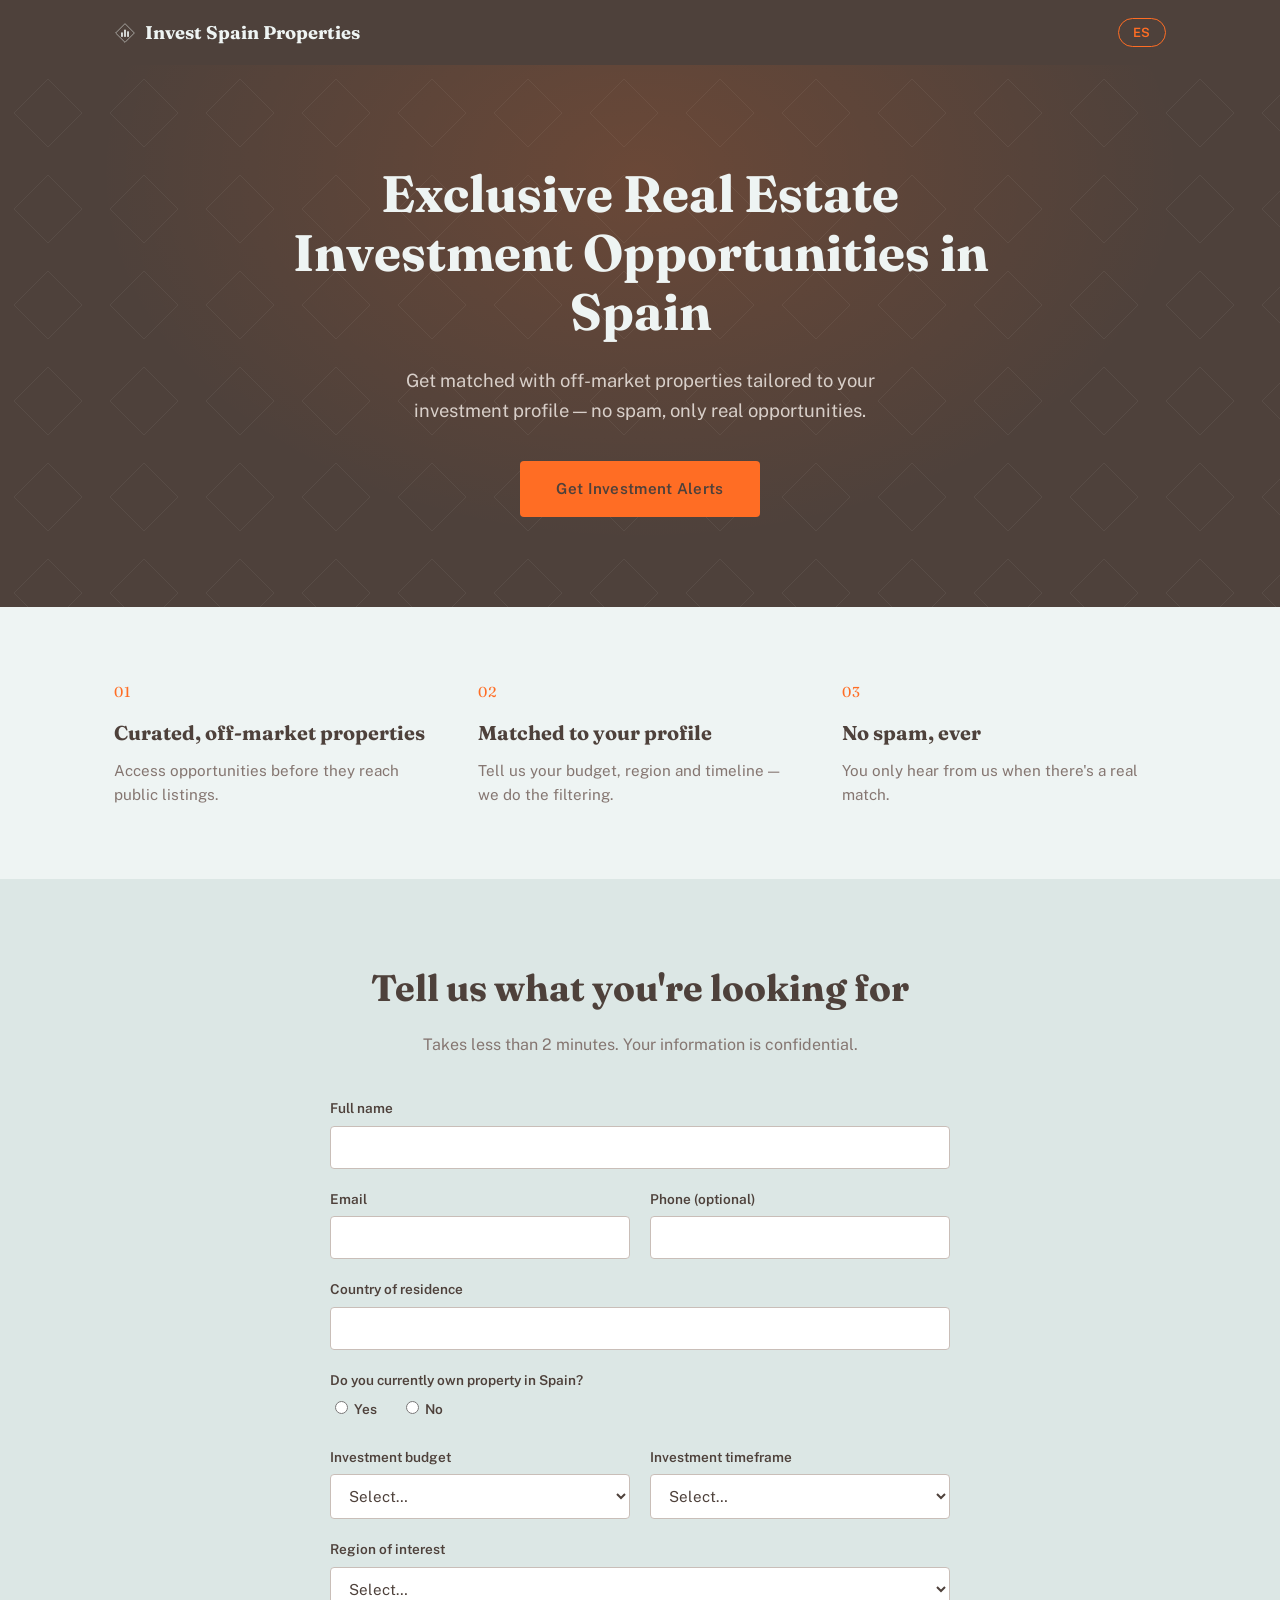
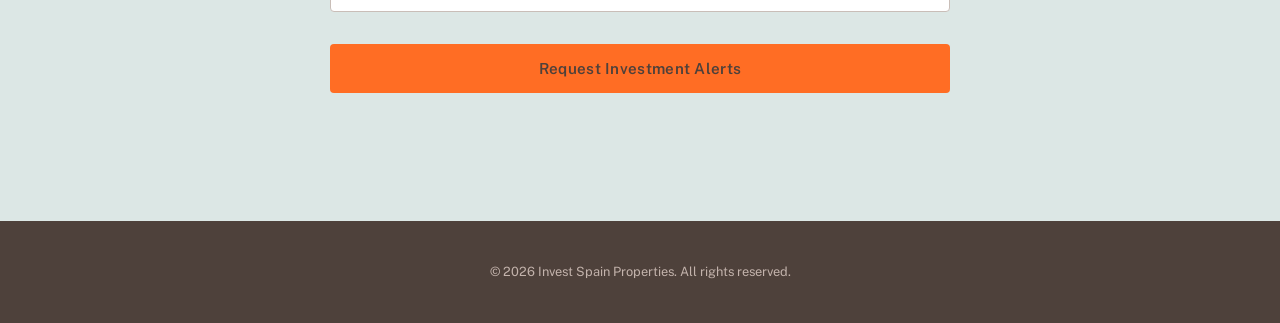
<file: index.html>
<!DOCTYPE html>
<html lang="es">
<head>
  <meta charset="UTF-8">
  <meta name="viewport" content="width=device-width, initial-scale=1.0">
  <title data-en="Invest Spain Properties — Real Estate Investment" data-es="Invest Spain Properties — Inversión Inmobiliaria">Invest Spain Properties</title>
  <link rel="icon" type="image/svg+xml" href="favicon.svg">
  <link rel="preconnect" href="https://fonts.googleapis.com">
  <link href="https://fonts.googleapis.com/css2?family=Fraunces:opsz,wght@9..144,600;9..144,700&family=Public+Sans:wght@400;500;600&display=swap" rel="stylesheet">
  <link rel="stylesheet" href="estilos.css">
</head>
<body>

  <nav class="topbar">
    <div class="topbar-inner">
      <span class="logo">
        <svg width="22" height="22" viewBox="0 0 80 80" fill="none" xmlns="http://www.w3.org/2000/svg" aria-hidden="true">
          <path d="M40 6 L74 40 L40 74 L6 40 Z" stroke="#EEF4F3" stroke-width="2"/>
          <g fill="#EEF4F3">
            <rect x="26" y="38" width="6" height="16" />
            <rect x="37" y="28" width="6" height="26" />
            <rect x="48" y="34" width="6" height="20" />
          </g>
        </svg>
        Invest Spain Properties
      </span>
      <button class="lang-toggle" id="lang-toggle" type="button">ES</button>
    </div>
  </nav>

  <header class="hero">
    <div class="hero-inner">
      <h1 data-en="Exclusive Real Estate Investment Opportunities in Spain" data-es="Oportunidades Exclusivas de Inversión Inmobiliaria en España">
        Exclusive Real Estate Investment Opportunities in Spain
      </h1>
      <p class="hero-sub" data-en="Get matched with off-market properties tailored to your investment profile — no spam, only real opportunities." data-es="Recibe propiedades exclusivas fuera de mercado, adaptadas a tu perfil de inversión — sin spam, solo oportunidades reales.">
        Get matched with off-market properties tailored to your investment profile — no spam, only real opportunities.
      </p>
      <a href="#form" class="btn-primary" data-en="Get Investment Alerts" data-es="Recibe Alertas de Inversión">Get Investment Alerts</a>
    </div>
  </header>

  <section class="valores">
    <div class="valor">
      <span class="valor-numero">01</span>
      <h3 data-en="Curated, off-market properties" data-es="Propiedades seleccionadas, fuera de mercado">Curated, off-market properties</h3>
      <p data-en="Access opportunities before they reach public listings." data-es="Accede a oportunidades antes de que lleguen a los portales públicos.">Access opportunities before they reach public listings.</p>
    </div>
    <div class="valor">
      <span class="valor-numero">02</span>
      <h3 data-en="Matched to your profile" data-es="Adaptado a tu perfil">Matched to your profile</h3>
      <p data-en="Tell us your budget, region and timeline — we do the filtering." data-es="Cuéntanos tu presupuesto, zona y plazos — nosotros filtramos por ti.">Tell us your budget, region and timeline — we do the filtering.</p>
    </div>
    <div class="valor">
      <span class="valor-numero">03</span>
      <h3 data-en="No spam, ever" data-es="Cero spam, siempre">No spam, ever</h3>
      <p data-en="You only hear from us when there's a real match." data-es="Solo tendrás noticias nuestras cuando haya una coincidencia real.">You only hear from us when there's a real match.</p>
    </div>
  </section>

  <section class="form-section" id="form">
    <div class="form-wrap">
      <h2 data-en="Tell us what you're looking for" data-es="Cuéntanos qué estás buscando">Tell us what you're looking for</h2>
      <p class="form-intro" data-en="Takes less than 2 minutes. Your information is confidential." data-es="Tarda menos de 2 minutos. Tu información es confidencial.">Takes less than 2 minutes. Your information is confidential.</p>

      <form id="lead-form" novalidate>

        <div class="campo">
          <label for="full_name" data-en="Full name" data-es="Nombre completo">Full name</label>
          <input type="text" id="full_name" name="full_name" required>
        </div>

        <div class="campo-fila">
          <div class="campo">
            <label for="email" data-en="Email" data-es="Email">Email</label>
            <input type="email" id="email" name="email" required>
          </div>
          <div class="campo">
            <label for="phone" data-en="Phone (optional)" data-es="Teléfono (opcional)">Phone (optional)</label>
            <input type="tel" id="phone" name="phone">
          </div>
        </div>

        <div class="campo">
          <label for="country" data-en="Country of residence" data-es="País de residencia">Country of residence</label>
          <input type="text" id="country" name="country" required>
        </div>

        <div class="campo">
          <span class="campo-label" data-en="Do you currently own property in Spain?" data-es="¿Posees actualmente alguna propiedad en España?">Do you currently own property in Spain?</span>
          <div class="radio-fila">
            <label class="radio-opcion"><input type="radio" name="owns_property_spain" value="si" required> <span data-en="Yes" data-es="Sí">Yes</span></label>
            <label class="radio-opcion"><input type="radio" name="owns_property_spain" value="no" required> <span data-en="No" data-es="No">No</span></label>
          </div>
        </div>

        <div class="campo campo-condicional" id="campo-properties-count" hidden>
          <label for="properties_count" data-en="How many properties do you currently own?" data-es="¿Cuántas propiedades posees actualmente?">How many properties do you currently own?</label>
          <input type="number" id="properties_count" name="properties_count" min="1">
        </div>

        <div class="campo-fila">
          <div class="campo">
            <label for="budget_range" data-en="Investment budget" data-es="Presupuesto de inversión">Investment budget</label>
            <select id="budget_range" name="budget_range" required>
              <option value="" data-en="Select…" data-es="Selecciona…">Select…</option>
              <option value="<200k">&lt; €200,000</option>
              <option value="200k-500k">€200,000 – €500,000</option>
              <option value="500k-1m">€500,000 – €1,000,000</option>
              <option value="1m-2m">€1,000,000 – €2,000,000</option>
              <option value="2m-5m">€2,000,000 – €5,000,000</option>
              <option value="5m+">€5,000,000+</option>
            </select>
          </div>
          <div class="campo">
            <label for="timeframe" data-en="Investment timeframe" data-es="Plazo para invertir">Investment timeframe</label>
            <select id="timeframe" name="timeframe" required>
              <option value="" data-en="Select…" data-es="Selecciona…">Select…</option>
              <option value="immediate" data-en="Immediate (0–3 months)" data-es="Inmediato (0–3 meses)">Immediate (0–3 months)</option>
              <option value="3-6" data-en="3–6 months" data-es="3–6 meses">3–6 months</option>
              <option value="6-12" data-en="6–12 months" data-es="6–12 meses">6–12 months</option>
              <option value="exploring" data-en="Just exploring" data-es="Solo explorando opciones">Just exploring</option>
            </select>
          </div>
        </div>

        <div class="campo">
          <label for="region_interest" data-en="Region of interest" data-es="Zona de interés">Region of interest</label>
          <select id="region_interest" name="region_interest" required>
            <option value="" data-en="Select…" data-es="Selecciona…">Select…</option>
            <option value="costa-del-sol">Costa del Sol</option>
            <option value="madrid">Madrid</option>
            <option value="barcelona">Barcelona</option>
            <option value="baleares" data-en="Balearic Islands" data-es="Islas Baleares">Balearic Islands</option>
            <option value="costa-blanca">Costa Blanca</option>
            <option value="canarias" data-en="Canary Islands" data-es="Islas Canarias">Canary Islands</option>
            <option value="otra" data-en="Other" data-es="Otra">Other</option>
          </select>
        </div>

        <button type="submit" class="btn-primary btn-submit" data-en="Request Investment Alerts" data-es="Solicitar Alertas de Inversión">Request Investment Alerts</button>

        <p class="form-status" id="form-status" role="status"></p>
      </form>
    </div>
  </section>

  <footer class="site-footer">
    <p>&copy; 2026 Invest Spain Properties. <span data-en="All rights reserved." data-es="Todos los derechos reservados.">All rights reserved.</span></p>
  </footer>

  <script src="script.js"></script>
</body>
</html>
</file>
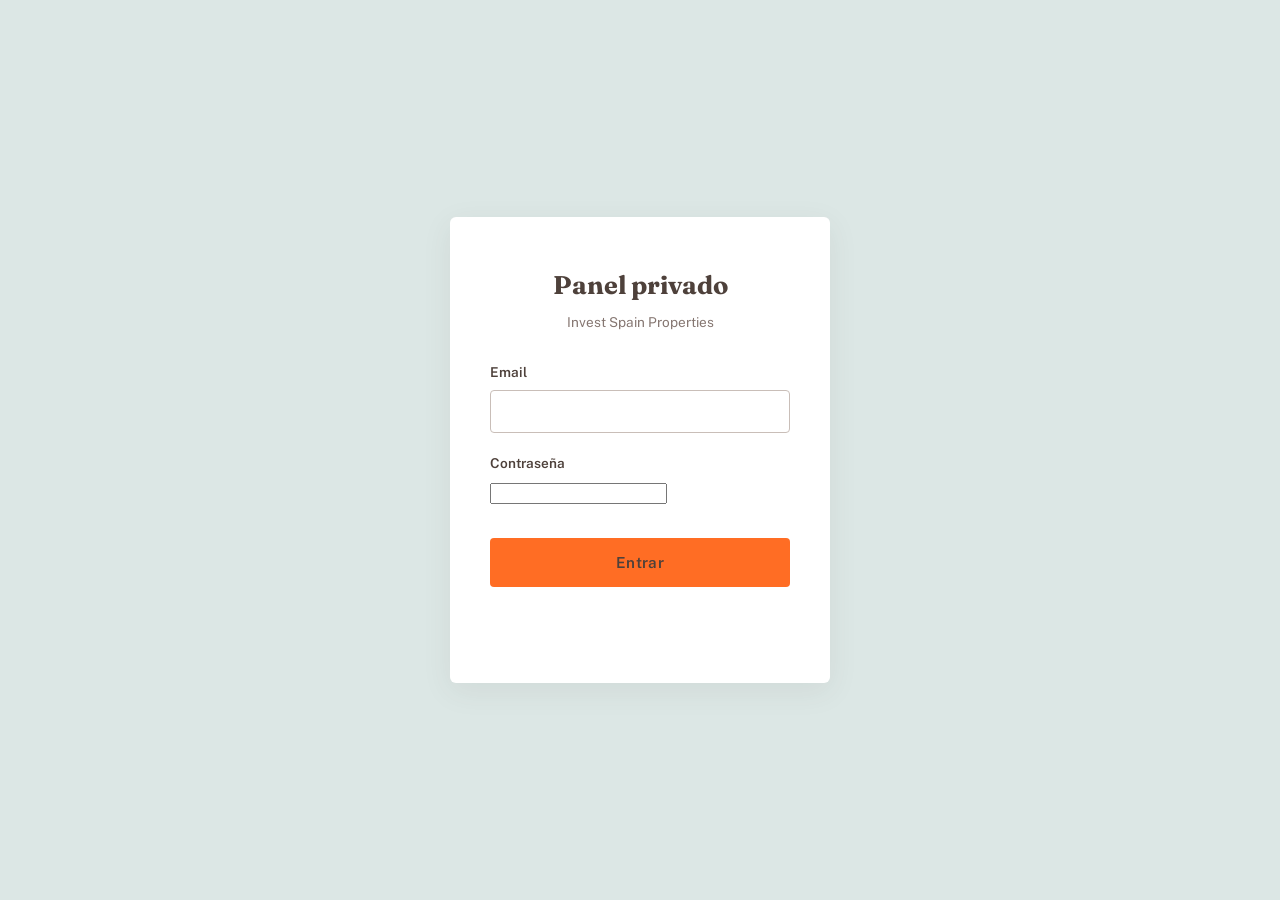
<file: admin.html>
<!DOCTYPE html>
<html lang="es">
<head>
  <meta charset="UTF-8">
  <meta name="viewport" content="width=device-width, initial-scale=1.0">
  <meta name="robots" content="noindex, nofollow">
  <title>Panel privado — Invest Spain Properties</title>
  <link rel="icon" type="image/svg+xml" href="favicon.svg">
  <link rel="preconnect" href="https://fonts.googleapis.com">
  <link href="https://fonts.googleapis.com/css2?family=Fraunces:opsz,wght@9..144,600;9..144,700&family=Public+Sans:wght@400;500;600&display=swap" rel="stylesheet">
  <link rel="stylesheet" href="estilos.css">
</head>
<body class="admin-body">

  <!-- Pantalla de login -->
  <section class="admin-login" id="admin-login">
    <form class="admin-login-card" id="login-form">
      <h1>Panel privado</h1>
      <p class="admin-login-sub">Invest Spain Properties</p>
      <div class="campo">
        <label for="login-email">Email</label>
        <input type="email" id="login-email" required>
      </div>
      <div class="campo">
        <label for="login-password">Contraseña</label>
        <input type="password" id="login-password" required>
      </div>
      <button type="submit" class="btn-primary btn-submit">Entrar</button>
      <p class="form-status" id="login-status"></p>
    </form>
  </section>

  <!-- Dashboard -->
  <section class="admin-dashboard" id="admin-dashboard" hidden>
    <nav class="topbar">
      <div class="topbar-inner">
        <span class="logo">
          <svg width="22" height="22" viewBox="0 0 80 80" fill="none" xmlns="http://www.w3.org/2000/svg" aria-hidden="true">
            <path d="M40 6 L74 40 L40 74 L6 40 Z" stroke="#EEF4F3" stroke-width="2"/>
            <g fill="#EEF4F3">
              <rect x="26" y="38" width="6" height="16" />
              <rect x="37" y="28" width="6" height="26" />
              <rect x="48" y="34" width="6" height="20" />
            </g>
          </svg>
          <span><span class="logo-isp">ISP</span> <span class="logo-separador">/</span> Panel privado</span>
        </span>
        <div class="topbar-nav">
          <div class="nav-dropdown" data-abierto="false">
            <button type="button" class="nav-dropdown-toggle">Mis inmuebles <span class="nav-dropdown-flecha">▾</span></button>
            <div class="nav-dropdown-menu">
              <a href="dossiers.html?tab=seguimiento">Seguimiento</a>
              <a href="dossiers.html">Dossiers</a>
              <a href="dossiers.html?tab=videos">Vídeos</a>
            </div>
          </div>
          <div class="nav-dropdown" data-abierto="false">
            <button type="button" class="nav-dropdown-toggle nav-dropdown-activo">Clientes <span class="nav-dropdown-flecha">▾</span></button>
            <div class="nav-dropdown-menu">
              <a href="admin.html" class="nav-link-activo">Leads</a>
              <a href="marketing.html">Email-marketing</a>
            </div>
          </div>
          <button class="lang-toggle" id="logout-btn" type="button">Salir</button>
        </div>
      </div>
    </nav>

    <div class="admin-wrap">
      <div class="admin-header">
        <h1>Leads</h1>
        <button class="btn-primary" id="nuevo-lead-btn" type="button">+ Nuevo lead</button>
      </div>

      <section class="lead-nuevo-form" id="lead-nuevo-form" hidden>
        <h2>Nuevo lead</h2>
        <form id="crear-lead-form">
          <div class="campo-fila">
            <div class="campo">
              <label for="nl-nombre">Nombre completo</label>
              <input type="text" id="nl-nombre" required>
            </div>
            <div class="campo">
              <label for="nl-email">Email</label>
              <input type="email" id="nl-email" required>
            </div>
          </div>
          <div class="campo-fila">
            <div class="campo">
              <label for="nl-telefono">Teléfono</label>
              <input type="tel" id="nl-telefono">
            </div>
            <div class="campo">
              <label for="nl-pais">País</label>
              <input type="text" id="nl-pais" required>
            </div>
          </div>
          <div class="campo-fila">
            <div class="campo">
              <label for="nl-presupuesto">Presupuesto</label>
              <select id="nl-presupuesto" required></select>
            </div>
            <div class="campo">
              <label for="nl-zona">Zona de interés</label>
              <select id="nl-zona" required></select>
            </div>
          </div>
          <div class="campo-fila">
            <div class="campo">
              <label for="nl-plazo">Plazo</label>
              <select id="nl-plazo" required></select>
            </div>
            <div class="campo">
              <label for="nl-propiedades">Nº propiedades en España (si tiene)</label>
              <input type="number" id="nl-propiedades" min="0">
            </div>
          </div>
          <div class="dossier-editor-botones">
            <button type="submit" class="btn-primary">Guardar lead</button>
            <button type="button" class="btn-secundario" id="cancelar-lead-btn">Cancelar</button>
          </div>
          <p class="form-status" id="crear-lead-status"></p>
        </form>
      </section>

      <div class="admin-header">
        <p></p>
        <div class="admin-filtros">
          <select id="filtro-status">
            <option value="">Todos los estados</option>
            <option value="new">Nuevo</option>
            <option value="contacted">Contactado</option>
            <option value="qualified">Cualificado</option>
            <option value="won">Ganado</option>
            <option value="lost">Perdido</option>
            <option value="blacklisted">Lista negra</option>
          </select>
          <select id="filtro-presupuesto">
            <option value="">Todos los presupuestos</option>
          </select>
          <select id="filtro-zona">
            <option value="">Todas las zonas</option>
          </select>
          <select id="filtro-plazo">
            <option value="">Todos los plazos</option>
          </select>
          <div class="admin-filtro-rango">
            <input type="number" id="filtro-propiedades-min" min="0" placeholder="Mín. propiedades">
            <span>–</span>
            <input type="number" id="filtro-propiedades-max" min="0" placeholder="Máx.">
          </div>
          <button class="btn-secundario" id="limpiar-filtros-btn" type="button">Limpiar filtros</button>
          <button class="btn-primary" id="refrescar-btn" type="button">Refrescar</button>
        </div>
      </div>

      <p class="form-status" id="dashboard-status"></p>

      <div class="admin-tabla-wrap">
        <table class="admin-tabla" id="tabla-leads">
          <thead>
            <tr>
              <th>Interesado</th>
              <th>Fecha</th>
              <th>Nombre</th>
              <th>Contacto</th>
              <th>País</th>
              <th>Presupuesto</th>
              <th>Zona</th>
              <th>Plazo</th>
              <th>Propiedades</th>
              <th>Estado</th>
              <th>Notas</th>
              <th>Acciones</th>
            </tr>
          </thead>
          <tbody id="tabla-leads-body">
            <!-- filas generadas por admin.js -->
          </tbody>
        </table>
      </div>
    </div>
  </section>

  <script src="topbar.js" defer></script>
  <script src="admin.js"></script>
</body>
</html>
</file>
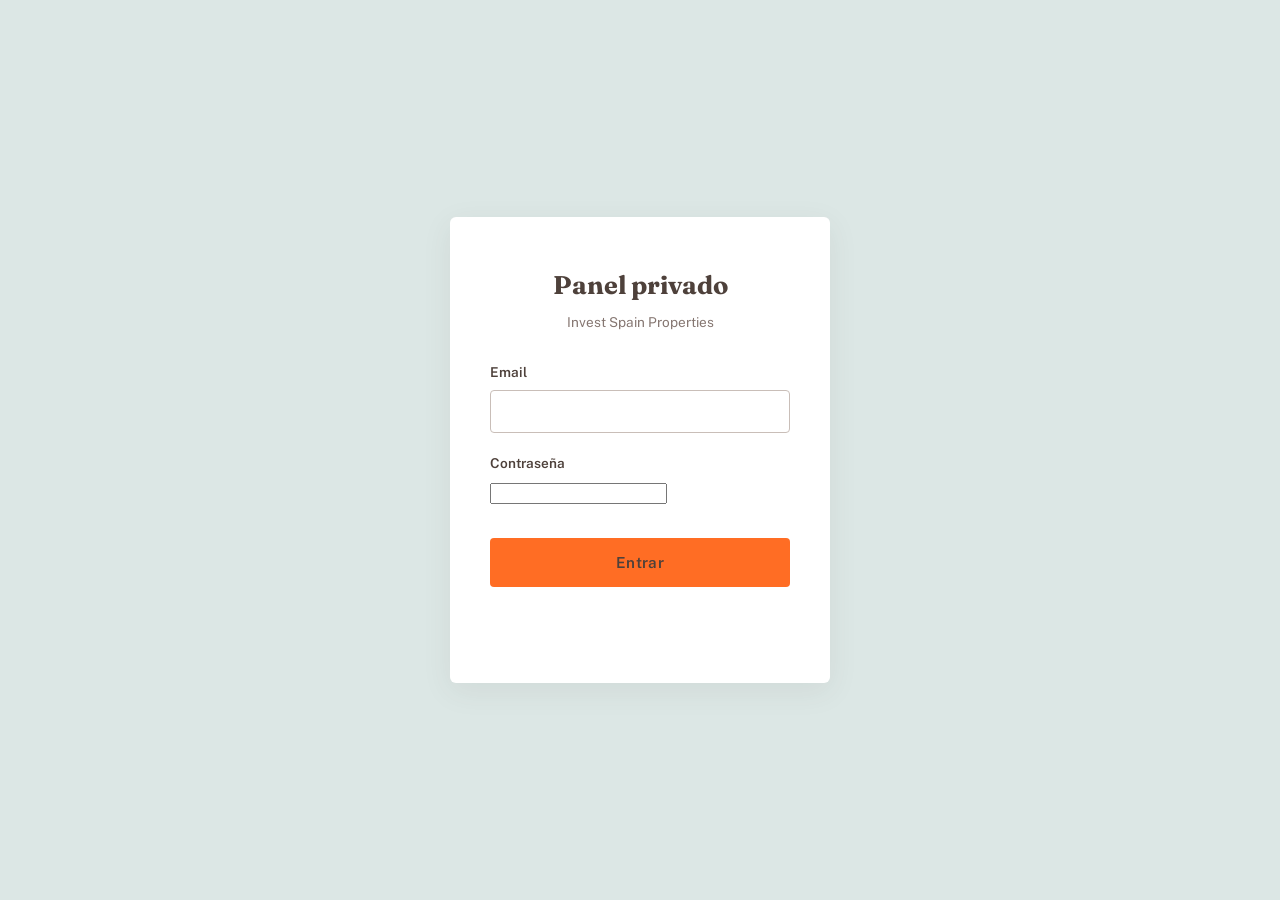
<file: marketing.html>
<!DOCTYPE html>
<html lang="es">
<head>
  <meta charset="UTF-8">
  <meta name="viewport" content="width=device-width, initial-scale=1.0">
  <meta name="robots" content="noindex, nofollow">
  <title>Email-marketing — Invest Spain Properties</title>
  <link rel="icon" type="image/svg+xml" href="favicon.svg">
  <link rel="preconnect" href="https://fonts.googleapis.com">
  <link href="https://fonts.googleapis.com/css2?family=Fraunces:opsz,wght@9..144,600;9..144,700&family=Public+Sans:wght@400;500;600&display=swap" rel="stylesheet">
  <link rel="stylesheet" href="estilos.css">
</head>
<body class="admin-body">

  <nav class="topbar">
    <div class="topbar-inner">
      <span class="logo">
        <svg width="22" height="22" viewBox="0 0 80 80" fill="none" xmlns="http://www.w3.org/2000/svg" aria-hidden="true">
          <path d="M40 6 L74 40 L40 74 L6 40 Z" stroke="#EEF4F3" stroke-width="2"/>
          <g fill="#EEF4F3">
            <rect x="26" y="38" width="6" height="16" />
            <rect x="37" y="28" width="6" height="26" />
            <rect x="48" y="34" width="6" height="20" />
          </g>
        </svg>
        <span><span class="logo-isp">ISP</span> <span class="logo-separador">/</span> Panel privado</span>
      </span>
      <div class="topbar-nav">
        <div class="nav-dropdown" data-abierto="false">
          <button type="button" class="nav-dropdown-toggle">Mis inmuebles <span class="nav-dropdown-flecha">▾</span></button>
          <div class="nav-dropdown-menu">
            <a href="dossiers.html?tab=seguimiento">Seguimiento</a>
            <a href="dossiers.html">Dossiers</a>
            <a href="dossiers.html?tab=videos">Vídeos</a>
          </div>
        </div>
        <div class="nav-dropdown" data-abierto="false">
          <button type="button" class="nav-dropdown-toggle nav-dropdown-activo">Clientes <span class="nav-dropdown-flecha">▾</span></button>
          <div class="nav-dropdown-menu">
            <a href="admin.html">Leads</a>
            <a href="marketing.html" class="nav-link-activo">Email-marketing</a>
          </div>
        </div>
        <button class="lang-toggle" id="logout-btn" type="button">Salir</button>
      </div>
    </div>
  </nav>

  <div class="admin-wrap">
    <div class="admin-header">
      <h1>Email-marketing</h1>
    </div>
    <p class="marketing-nota">
      Solo aparecen aquí los leads marcados como "Marketing" en la pestaña Leads —
      así nos aseguramos de no enviar campañas a nadie que no lo haya consentido.
    </p>

    <div class="admin-filtros">
      <select id="mkt-filtro-presupuesto">
        <option value="">Todos los presupuestos</option>
      </select>
      <select id="mkt-filtro-zona">
        <option value="">Todas las zonas</option>
      </select>
      <select id="mkt-filtro-plazo">
        <option value="">Todos los plazos</option>
      </select>
      <button class="btn-secundario" id="mkt-preset-ejemplo-btn" type="button">Ejemplo: inversores 1M€+</button>
      <button class="btn-secundario" id="mkt-limpiar-filtros-btn" type="button">Limpiar filtros</button>
    </div>

    <p class="form-status" id="marketing-status"></p>

    <div class="admin-tabla-wrap">
      <table class="admin-tabla" id="tabla-marketing">
        <thead>
          <tr>
            <th><input type="checkbox" id="mkt-seleccionar-todos"></th>
            <th>Nombre</th>
            <th>Email</th>
            <th>Presupuesto</th>
            <th>Zona</th>
            <th>Último email enviado</th>
          </tr>
        </thead>
        <tbody id="tabla-marketing-body"></tbody>
      </table>
    </div>

    <section class="marketing-compositor">
      <h2>Enviar campaña</h2>
      <p id="marketing-seleccionados">0 lead(s) seleccionados</p>
      <div class="campo">
        <label for="mkt-asunto">Asunto</label>
        <input type="text" id="mkt-asunto" required>
      </div>
      <div class="campo">
        <label for="mkt-cuerpo">Mensaje</label>
        <textarea id="mkt-cuerpo" rows="8" required></textarea>
      </div>
      <button class="btn-primary" id="mkt-enviar-btn" type="button">Enviar campaña</button>
      <p class="form-status" id="mkt-envio-status"></p>
    </section>
  </div>

  <script src="topbar.js" defer></script>
  <script src="marketing.js" defer></script>
</body>
</html>
</file>
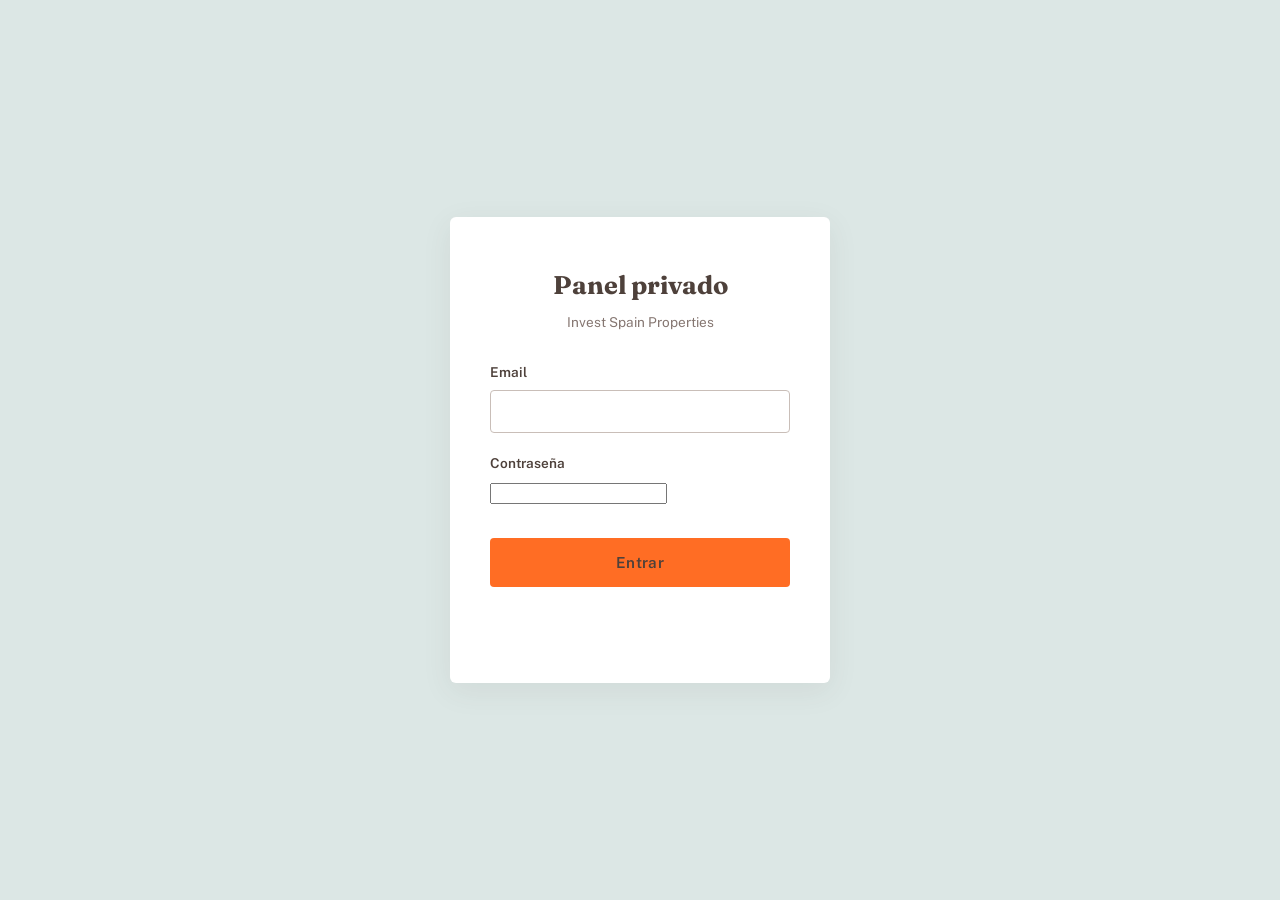
<file: pdfs.html>
<!DOCTYPE html>
<html lang="es">
<head>
  <meta charset="UTF-8">
  <meta name="viewport" content="width=device-width, initial-scale=1.0">
  <meta name="robots" content="noindex, nofollow">
  <title>PDFs generados — Invest Spain Properties</title>
  <link rel="icon" type="image/svg+xml" href="favicon.svg">
  <link rel="preconnect" href="https://fonts.googleapis.com">
  <link href="https://fonts.googleapis.com/css2?family=Fraunces:opsz,wght@9..144,600;9..144,700&family=Public+Sans:wght@400;500;600&display=swap" rel="stylesheet">
  <link rel="stylesheet" href="estilos.css">
</head>
<body class="admin-body">

  <nav class="topbar">
    <div class="topbar-inner">
      <span class="logo">
        <svg width="22" height="22" viewBox="0 0 80 80" fill="none" xmlns="http://www.w3.org/2000/svg" aria-hidden="true">
          <path d="M40 6 L74 40 L40 74 L6 40 Z" stroke="#EEF4F3" stroke-width="2"/>
          <g fill="#EEF4F3">
            <rect x="26" y="38" width="6" height="16" />
            <rect x="37" y="28" width="6" height="26" />
            <rect x="48" y="34" width="6" height="20" />
          </g>
        </svg>
        <span><span class="logo-isp">ISP</span> <span class="logo-separador">/</span> Panel privado</span>
      </span>
      <div class="topbar-nav">
        <div class="nav-dropdown" data-abierto="false">
          <button type="button" class="nav-dropdown-toggle nav-dropdown-activo">Mis inmuebles <span class="nav-dropdown-flecha">▾</span></button>
          <div class="nav-dropdown-menu">
            <a href="dossiers.html?tab=seguimiento">Seguimiento</a>
            <a href="dossiers.html" class="nav-link-activo">Dossiers</a>
            <a href="dossiers.html?tab=videos">Vídeos</a>
          </div>
        </div>
        <div class="nav-dropdown" data-abierto="false">
          <button type="button" class="nav-dropdown-toggle">Clientes <span class="nav-dropdown-flecha">▾</span></button>
          <div class="nav-dropdown-menu">
            <a href="admin.html">Leads</a>
            <a href="marketing.html">Email-marketing</a>
          </div>
        </div>
        <button class="lang-toggle" id="logout-btn" type="button">Salir</button>
      </div>
    </div>
  </nav>

  <div class="admin-wrap">
    <div class="admin-header">
      <h1>PDFs generados</h1>
      <a href="dossiers.html" class="btn-secundario">← Volver a Mis inmuebles</a>
    </div>

    <p class="form-status" id="pdfs-status"></p>

    <div class="dossiers-lista" id="pdfs-lista"></div>
  </div>

  <script src="topbar.js" defer></script>
  <script src="pdfs.js" defer></script>
</body>
</html>
</file>
<file: estilos.css>
* {
  box-sizing: border-box;
}

body {
  margin: 0;
  font-family: 'Public Sans', sans-serif;
  background-color: #EEF4F3;
  color: #4E413B;
  line-height: 1.6;
}

h1, h2, h3 {
  font-family: 'Fraunces', serif;
  margin: 0;
}

/* --- TOPBAR --- */
.topbar {
  position: sticky;
  top: 0;
  z-index: 100;
  background-color: #4E413B;
}

.topbar-inner {
  max-width: 1100px;
  margin: 0 auto;
  padding: 18px 24px;
  display: flex;
  justify-content: space-between;
  align-items: center;
  flex-wrap: wrap;
  gap: 12px;
}

.logo {
  font-family: 'Fraunces', serif;
  font-weight: 700;
  font-size: 1.15rem;
  color: #EEF4F3;
  display: flex;
  align-items: center;
  gap: 9px;
}

.logo-isp {
  color: #FF6D24;
}

.logo-separador {
  font-weight: 400;
  color: rgba(238, 244, 243, 0.4);
  margin: 0 1px;
}

.lang-toggle {
  font-family: 'Public Sans', sans-serif;
  font-weight: 600;
  font-size: 0.8rem;
  background: none;
  border: 1px solid #FF6D24;
  color: #FF6D24;
  padding: 6px 14px;
  border-radius: 999px;
  cursor: pointer;
  letter-spacing: 0.05em;
  transition: background-color 0.2s ease, color 0.2s ease;
}

.lang-toggle:hover {
  background-color: #FF6D24;
  color: #4E413B;
}

@media (max-width: 600px) {
  .topbar-inner {
    padding: 12px 16px;
  }

  .logo {
    font-size: 1rem;
  }
}

/* --- HERO --- */
.hero {
  position: relative;
  background-color: #4E413B;
  color: #EEF4F3;
  padding: 100px 24px 90px;
  overflow: hidden;
  isolation: isolate;
}

.hero::before {
  content: "";
  position: absolute;
  inset: 0;
  background-image: url("data:image/svg+xml,%3Csvg xmlns='http://www.w3.org/2000/svg' width='96' height='96' viewBox='0 0 96 96'%3E%3Cpath d='M48 14 L82 48 L48 82 L14 48 Z' fill='none' stroke='%23F4F1ED' stroke-width='1'/%3E%3C/svg%3E");
  background-size: 96px 96px;
  opacity: .06;
  z-index: -1;
}

.hero::after {
  content: "";
  position: absolute;
  inset: 0;
  background: radial-gradient(ellipse at 50% 20%, rgba(255, 109, 36, .16), transparent 60%);
  z-index: -1;
}

.hero-inner {
  max-width: 760px;
  margin: 0 auto;
  text-align: center;
}

.hero h1 {
  font-size: clamp(2rem, 5vw, 3.2rem);
  line-height: 1.15;
  color: #EEF4F3;
}

.hero-sub {
  font-size: 1.15rem;
  color: #D8CFC9;
  max-width: 560px;
  margin: 24px auto 0;
}

.btn-primary {
  display: inline-block;
  margin-top: 36px;
  background-color: #FF6D24;
  color: #4E413B;
  font-family: 'Public Sans', sans-serif;
  font-weight: 600;
  font-size: 0.95rem;
  text-decoration: none;
  padding: 16px 36px;
  border-radius: 4px;
  letter-spacing: 0.02em;
  border: none;
  cursor: pointer;
  transition: background-color 0.2s ease, transform 0.2s ease;
}

.btn-primary:hover {
  background-color: #FF8A4D;
  transform: translateY(-1px);
}

/* --- VALORES --- */
.valores {
  max-width: 1100px;
  margin: 0 auto;
  padding: 72px 24px;
  display: grid;
  grid-template-columns: repeat(3, 1fr);
  gap: 40px;
}

.valor-numero {
  font-family: 'Fraunces', serif;
  font-size: 0.9rem;
  color: #FF6D24;
  letter-spacing: 0.05em;
}

.valores h3 {
  font-size: 1.25rem;
  margin: 12px 0 10px;
  color: #4E413B;
}

.valores p {
  font-size: 0.95rem;
  color: #857671;
  margin: 0;
}

@media (max-width: 780px) {
  .valores {
    grid-template-columns: 1fr;
  }
}

/* --- FORM --- */
.form-section {
  background-color: #DCE7E5;
  padding: 80px 24px;
}

.form-wrap {
  max-width: 620px;
  margin: 0 auto;
}

.form-section h2 {
  font-size: clamp(1.7rem, 4vw, 2.3rem);
  color: #4E413B;
  text-align: center;
}

.form-intro {
  text-align: center;
  color: #857671;
  margin: 14px 0 40px;
}

.campo {
  margin-bottom: 20px;
}

.campo-fila {
  display: grid;
  grid-template-columns: 1fr 1fr;
  gap: 20px;
}

@media (max-width: 560px) {
  .campo-fila {
    grid-template-columns: 1fr;
  }
}

.campo label,
.campo-label {
  display: block;
  font-size: 0.85rem;
  font-weight: 600;
  color: #4E413B;
  margin-bottom: 6px;
}

.campo-inline {
  display: flex;
  align-items: center;
}

.campo .campo-checkbox-label {
  display: flex;
  align-items: center;
  gap: 8px;
  font-size: 0.85rem;
  font-weight: 600;
  color: #4E413B;
  cursor: pointer;
  margin-bottom: 0;
}

.campo input[type="text"],
.campo input[type="email"],
.campo input[type="tel"],
.campo input[type="number"],
.campo select {
  width: 100%;
  padding: 12px 14px;
  font-family: 'Public Sans', sans-serif;
  font-size: 0.95rem;
  border: 1px solid #C9BEB8;
  border-radius: 4px;
  background-color: #FFFFFF;
  color: #4E413B;
}

.campo input:focus,
.campo select:focus {
  outline: none;
  border-color: #FF6D24;
}

.campo-autocompletado {
  position: relative;
}

.autocompletado-lista {
  position: absolute;
  top: 100%;
  left: 0;
  right: 0;
  z-index: 20;
  margin: 2px 0 0;
  padding: 4px;
  list-style: none;
  background-color: #FFFFFF;
  border: 1px solid #C9BEB8;
  border-radius: 4px;
  box-shadow: 0 8px 20px rgba(78, 65, 59, 0.14);
  max-height: 260px;
  overflow-y: auto;
}

.autocompletado-lista li {
  padding: 9px 10px;
  font-size: 0.87rem;
  line-height: 1.4;
  color: #4E413B;
  border-radius: 3px;
  cursor: pointer;
}

.autocompletado-lista li:hover,
.autocompletado-lista li.activa {
  background-color: #F6F1EC;
}

.radio-fila {
  display: flex;
  gap: 24px;
  margin-top: 6px;
}

.radio-opcion {
  display: flex;
  align-items: center;
  gap: 8px;
  font-size: 0.95rem;
  font-weight: 400;
  cursor: pointer;
}

.btn-submit {
  width: 100%;
  text-align: center;
  margin-top: 12px;
}

.form-status {
  text-align: center;
  margin-top: 16px;
  font-size: 0.9rem;
  min-height: 1.2em;
}

.form-status.ok {
  color: #1D7A4C;
}

.form-status.error {
  color: #B3261E;
}

/* --- FOOTER --- */
.site-footer {
  background-color: #4E413B;
  color: #C3B3AC;
  text-align: center;
  padding: 28px 24px;
  font-size: 0.8rem;
}

/* ============================================================
   PANEL PRIVADO (admin.html)
   ============================================================ */
.admin-body {
  background-color: #DCE7E5;
  min-height: 100vh;
}

.admin-login {
  min-height: 100vh;
  display: flex;
  align-items: center;
  justify-content: center;
  padding: 24px;
}

.admin-login[hidden] {
  display: none;
}

.admin-login-card {
  background-color: #FFFFFF;
  border-radius: 6px;
  padding: 48px 40px;
  max-width: 380px;
  width: 100%;
  box-shadow: 0 8px 30px rgba(78, 65, 59,0.08);
}

.admin-login-card h1 {
  font-size: 1.6rem;
  color: #4E413B;
  text-align: center;
}

.admin-login-sub {
  text-align: center;
  color: #857671;
  font-size: 0.85rem;
  margin: 6px 0 28px;
}

.admin-wrap {
  max-width: 1300px;
  margin: 0 auto;
  padding: 40px 24px 80px;
}

.admin-header {
  display: flex;
  justify-content: space-between;
  align-items: center;
  flex-wrap: wrap;
  gap: 16px;
  margin-bottom: 24px;
}

.admin-header-acciones {
  display: flex;
  align-items: center;
  gap: 12px;
}

.admin-header-acciones .btn-secundario {
  text-decoration: none;
  display: inline-flex;
  align-items: center;
}

.admin-header-acciones .btn-primary {
  margin-top: 0;
  padding: 10px 20px;
  border: 1px solid transparent;
  /* Los <button> no heredan el line-height:1.6 del body (los navegadores
     fuerzan "normal" en controles de formulario) mientras que el <a> de al
     lado sí lo hereda — sin esto los dos salían de distinta altura pese a
     tener el mismo padding. */
  line-height: 1.6;
}

.admin-header h1 {
  color: #4E413B;
  font-size: 1.8rem;
}

.admin-filtros {
  display: flex;
  flex-wrap: wrap;
  gap: 12px;
  align-items: center;
}

.admin-filtros select {
  padding: 10px 14px;
  border: 1px solid #C9BEB8;
  border-radius: 4px;
  font-family: 'Public Sans', sans-serif;
  background-color: #FFFFFF;
}

.admin-filtros .btn-primary {
  margin-top: 0;
  padding: 10px 20px;
}

.btn-secundario {
  margin-top: 0;
  padding: 10px 20px;
  background-color: transparent;
  color: #4E413B;
  font-family: 'Public Sans', sans-serif;
  font-weight: 600;
  font-size: 0.95rem;
  border: 1px solid #C9BEB8;
  border-radius: 4px;
  cursor: pointer;
  transition: background-color 0.2s ease;
}

.btn-secundario:hover {
  background-color: #DCE7E5;
}

.admin-filtro-rango {
  display: flex;
  align-items: center;
  gap: 6px;
  color: #857671;
}

.admin-filtro-rango input {
  width: 90px;
  padding: 10px 12px;
  border: 1px solid #C9BEB8;
  border-radius: 4px;
  font-family: 'Public Sans', sans-serif;
  font-size: 0.9rem;
}

.admin-tabla-wrap {
  background-color: #FFFFFF;
  border-radius: 6px;
  overflow-x: auto;
  box-shadow: 0 2px 12px rgba(78, 65, 59,0.06);
}

.admin-tabla {
  width: 100%;
  border-collapse: collapse;
  font-size: 0.78rem;
  min-width: 760px;
}

.admin-tabla th {
  text-align: left;
  padding: 12px 10px;
  background-color: #4E413B;
  color: #EEF4F3;
  font-weight: 600;
  font-size: 0.7rem;
  letter-spacing: 0.04em;
  text-transform: uppercase;
  white-space: nowrap;
}

.admin-tabla th:first-child {
  border-top-left-radius: 6px;
}

.admin-tabla th:last-child {
  border-top-right-radius: 6px;
}

.admin-tabla td {
  padding: 10px;
  border-bottom: 1px solid #DCE7E5;
  vertical-align: top;
}

.admin-tabla tbody tr:nth-child(even) {
  background-color: #FAF8F4;
}

.admin-tabla tbody tr:hover {
  background-color: #F1EDE6;
}

.admin-tabla tr:last-child td {
  border-bottom: none;
}

.admin-tel {
  color: #857671;
  font-size: 0.8rem;
}

.admin-tabla select {
  width: 100%;
  max-width: 100px;
  padding: 5px 6px;
  border: 1px solid #C9BEB8;
  border-radius: 4px;
  font-family: 'Public Sans', sans-serif;
  font-size: 0.78rem;
}

/* Estado del lead: un borde de color a la izquierda identifica el estado
   de un vistazo, sin tener que leer el texto del desplegable. */
.select-estado {
  max-width: 120px;
  border-left: 3px solid #C9BEB8;
  font-weight: 600;
}

.select-estado-new {
  border-left-color: #8C7C71;
}

.select-estado-contacted {
  border-left-color: #FF6D24;
}

.select-estado-qualified {
  border-left-color: #2F6F9E;
}

.select-estado-won {
  border-left-color: #1D7A4C;
  color: #1D7A4C;
}

.select-estado-lost {
  border-left-color: #B3261E;
  color: #B3261E;
}

.select-estado-blacklisted {
  border-left-color: #241C18;
  background-color: #F3EFEA;
}

.admin-celda-interesado {
  text-align: center;
  width: 40px;
}

.admin-tabla th:first-child {
  width: 40px;
  text-align: center;
}

/* En móvil una tabla ancha nunca cabe bien (o se reduce ilegible o obliga
   a hacer scroll horizontal) — así que cada fila se convierte en una
   tarjeta apilada. Reutiliza exactamente el mismo <table> y el mismo JS
   (los inputs/selects siguen siendo los mismos elementos con sus mismos
   listeners), solo cambia cómo se ve. */
@media (max-width: 900px) {
  .admin-tabla-wrap {
    overflow-x: visible;
    background-color: transparent;
    box-shadow: none;
  }

  .admin-tabla {
    min-width: 0;
    font-size: 0.85rem;
  }

  .admin-tabla thead {
    display: none;
  }

  .admin-tabla, .admin-tabla tbody {
    display: block;
    width: 100%;
  }

  .admin-tabla tbody tr {
    display: block;
    background-color: #FFFFFF;
    border-radius: 8px;
    box-shadow: 0 2px 12px rgba(78, 65, 59, 0.08);
    padding: 6px 16px;
    margin-bottom: 14px;
  }

  .admin-tabla tbody tr:nth-child(even) {
    background-color: #FFFFFF;
  }

  .admin-tabla tbody tr:hover {
    background-color: #FFFFFF;
  }

  .admin-tabla td {
    display: block;
    width: auto;
    padding: 10px 0;
    border-bottom: 1px solid #EEE7E0;
  }

  .admin-tabla tr:last-child td {
    border-bottom: 1px solid #EEE7E0;
  }

  .admin-tabla td:last-child {
    border-bottom: none;
  }

  .admin-tabla td::before {
    content: attr(data-label);
    display: block;
    font-family: 'Public Sans', sans-serif;
    font-size: 0.66rem;
    font-weight: 700;
    letter-spacing: 0.06em;
    text-transform: uppercase;
    color: #8C7C71;
    margin-bottom: 6px;
  }

  .admin-tabla select,
  .select-estado {
    max-width: none;
  }

  .admin-celda-interesado {
    width: auto;
    text-align: left;
  }
}

.marketing-nota {
  color: #857671;
  font-size: 0.85rem;
  margin: -8px 0 20px;
  max-width: 640px;
}

.marketing-compositor {
  background-color: #FFFFFF;
  border-radius: 6px;
  padding: 28px;
  margin-top: 28px;
  max-width: 640px;
  box-shadow: 0 2px 12px rgba(78, 65, 59,0.06);
}

.marketing-compositor h2 {
  font-size: 1.3rem;
  color: #4E413B;
  margin-bottom: 8px;
}

#marketing-seleccionados {
  color: #857671;
  font-size: 0.85rem;
  margin-bottom: 16px;
}

.marketing-compositor textarea {
  width: 100%;
  padding: 12px 14px;
  font-family: 'Public Sans', sans-serif;
  font-size: 0.95rem;
  border: 1px solid #C9BEB8;
  border-radius: 4px;
  resize: vertical;
}

.lead-nuevo-form {
  background-color: #FFFFFF;
  border-radius: 6px;
  padding: 28px;
  margin-bottom: 24px;
  box-shadow: 0 2px 12px rgba(78, 65, 59,0.06);
  max-width: 640px;
}

.lead-nuevo-form h2 {
  font-size: 1.3rem;
  color: #4E413B;
  margin-bottom: 16px;
}

.btn-eliminar {
  padding: 6px 12px;
  border: 1px solid #B3261E;
  border-radius: 4px;
  background-color: #B3261E;
  color: #FFFFFF;
  font-family: 'Public Sans', sans-serif;
  font-size: 0.8rem;
  font-weight: 600;
  cursor: pointer;
  white-space: nowrap;
  transition: background-color 0.2s ease, border-color 0.2s ease;
}

.btn-eliminar:hover {
  background-color: #96190F;
  border-color: #96190F;
}

.admin-notas {
  width: 110px;
  min-width: 110px;
  padding: 5px 6px;
  border: 1px solid #C9BEB8;
  border-radius: 4px;
  font-family: 'Public Sans', sans-serif;
  font-size: 0.78rem;
  resize: vertical;
}

.admin-input {
  width: 100%;
  min-width: 75px;
  padding: 5px 6px;
  margin-bottom: 4px;
  border: 1px solid #C9BEB8;
  border-radius: 4px;
  font-family: 'Public Sans', sans-serif;
  font-size: 0.78rem;
}

.admin-input:last-child {
  margin-bottom: 0;
}

.admin-input-num {
  width: 70px;
  min-width: 70px;
  display: inline-block;
  margin-left: 8px;
  margin-bottom: 0;
}

.checkbox-marketing {
  width: 18px;
  height: 18px;
  accent-color: #1D7A4C;
  cursor: pointer;
}

.admin-input-num:disabled {
  background-color: #DCE7E5;
  color: #C3B3AC;
}

/* --- Navegación entre páginas del panel --- */
.topbar-nav {
  display: flex;
  align-items: center;
  flex-wrap: wrap;
  gap: 12px 20px;
}

.nav-link {
  font-family: 'Public Sans', sans-serif;
  font-weight: 600;
  font-size: 0.85rem;
  color: #D8CFC9;
  text-decoration: none;
}

.nav-link:hover,
.nav-link-activo {
  color: #FF6D24;
}

/* --- Menús desplegables de la barra superior (Mis inmuebles / Clientes) --- */
.nav-dropdown {
  position: relative;
}

.nav-dropdown-toggle {
  display: flex;
  align-items: center;
  gap: 5px;
  background: none;
  border: none;
  padding: 0;
  font-family: 'Public Sans', sans-serif;
  font-weight: 600;
  font-size: 0.85rem;
  color: #D8CFC9;
  cursor: pointer;
}

.nav-dropdown-toggle:hover,
.nav-dropdown-toggle.nav-dropdown-activo {
  color: #FF6D24;
}

.nav-dropdown-flecha {
  font-size: 0.6rem;
  transition: transform 0.15s ease;
}

.nav-dropdown[data-abierto="true"] .nav-dropdown-flecha {
  transform: rotate(180deg);
}

.nav-dropdown-menu {
  display: none;
  flex-direction: column;
  position: absolute;
  top: calc(100% + 14px);
  left: 0;
  min-width: 190px;
  background-color: #FFFFFF;
  border-radius: 6px;
  box-shadow: 0 10px 28px rgba(0,0,0,0.2);
  padding: 6px;
  z-index: 200;
}

.nav-dropdown[data-abierto="true"] .nav-dropdown-menu {
  display: flex;
}

.nav-dropdown-menu a {
  padding: 10px 12px;
  border-radius: 4px;
  font-family: 'Public Sans', sans-serif;
  font-size: 0.85rem;
  font-weight: 600;
  color: #4E413B;
  text-decoration: none;
  white-space: nowrap;
}

.nav-dropdown-menu a:hover {
  background-color: #F6F1EC;
}

.nav-dropdown-menu a.nav-link-activo {
  color: #FF6D24;
}

/* --- Lista de dossiers --- */
.dossiers-lista {
  display: grid;
  grid-template-columns: repeat(auto-fill, minmax(240px, 1fr));
  gap: 20px;
  margin-bottom: 32px;
}

.dossier-tarjeta {
  background-color: #FFFFFF;
  border-radius: 6px;
  overflow: hidden;
  cursor: pointer;
  box-shadow: 0 2px 12px rgba(78, 65, 59,0.06);
  transition: transform 0.15s ease, opacity 0.25s ease, scale 0.25s ease;
}

.dossier-tarjeta:hover {
  transform: translateY(-2px);
}

.dossier-tarjeta-saliendo {
  opacity: 0;
  scale: 0.92;
  pointer-events: none;
}

.dossier-tarjeta img,
.dossier-tarjeta-sin-foto {
  width: 100%;
  height: 140px;
  object-fit: cover;
  background-color: #DCE7E5;
}

.dossier-tarjeta-info {
  padding: 14px 16px;
}

.dossier-tarjeta-info h3 {
  font-size: 1.05rem;
  color: #4E413B;
  margin: 0 0 4px;
}

.dossier-tarjeta-info p {
  font-size: 0.85rem;
  color: #857671;
  margin: 0 0 2px;
}

.dossier-tarjeta-acciones {
  display: flex;
  flex-wrap: wrap;
  gap: 8px;
  margin-top: 10px;
}

.dossier-tarjeta-acciones button,
.dossier-tarjeta-acciones a {
  flex: 1 1 auto;
  min-width: 90px;
  line-height: 1.4;
  text-align: center;
}

.btn-editar {
  padding: 6px 12px;
  border: 1px solid #1D4ED8;
  border-radius: 4px;
  background-color: transparent;
  color: #1D4ED8;
  font-family: 'Public Sans', sans-serif;
  font-size: 0.8rem;
  font-weight: 600;
  cursor: pointer;
  white-space: nowrap;
  transition: background-color 0.2s ease, color 0.2s ease;
}

.btn-editar:hover {
  background-color: #1D4ED8;
  color: #FFFFFF;
}

.pdf-tarjeta-link {
  display: block;
  text-align: center;
  text-decoration: none;
  margin-top: 10px;
}

.dossier-tarjeta-badge {
  display: inline-block;
  margin-top: 6px;
  font-size: 0.7rem;
  font-weight: 600;
  color: #1D7A4C;
  background-color: #E4F3EA;
  padding: 2px 8px;
  border-radius: 999px;
}

/* --- Editor de dossier --- */
.dossier-editor {
  display: grid;
  grid-template-columns: 420px 1fr;
  gap: 32px;
  align-items: start;
}

.dossier-editor[hidden] {
  display: none;
}

@media (max-width: 960px) {
  .dossier-editor {
    grid-template-columns: 1fr;
  }
}

.dossier-editor-form {
  background-color: #FFFFFF;
  border-radius: 6px;
  padding: 28px;
  box-shadow: 0 2px 12px rgba(78, 65, 59,0.06);
  /* Sin esto, un hijo de grid no se encoge por debajo del ancho mínimo de
     su contenido: la vista previa del PDF (a la derecha) tiene contenido
     que no se puede partir, y eso "empujaba" también a este formulario a
     ser más ancho que la pantalla en móvil. */
  min-width: 0;
}

.dossier-editor-form h2 {
  font-size: 1.3rem;
  color: #4E413B;
  margin-bottom: 20px;
}

/* Cabeceras de sección dentro del formulario (Datos básicos, Ubicación,
   Datos de la vivienda, Fotos) — el formulario es una sola lista larga de
   campos y estas ayudan a orientarse, sobre todo en móvil donde no cabe
   la vista previa al lado para hacerse una idea del progreso. */
.dossier-form-seccion {
  font-family: 'Public Sans', sans-serif;
  font-size: 0.72rem;
  font-weight: 700;
  letter-spacing: 0.08em;
  text-transform: uppercase;
  color: #8C7C71;
  margin: 28px 0 6px;
  padding-top: 20px;
  border-top: 1px solid #E3DED4;
  /* La topbar es sticky (se queda fija arriba); sin esto, al pulsar un
     acceso rápido el título de la sección queda tapado justo debajo de
     ella en vez de visible. */
  scroll-margin-top: 140px;
}

.dossier-form-seccion:first-of-type {
  margin-top: 0;
  padding-top: 0;
  border-top: none;
}

.dossier-form-accesos {
  display: flex;
  flex-wrap: wrap;
  gap: 8px;
  margin-bottom: 20px;
}

.dossier-form-accesos a {
  font-family: 'Public Sans', sans-serif;
  font-size: 0.78rem;
  font-weight: 600;
  color: #4E413B;
  text-decoration: none;
  padding: 6px 12px;
  border: 1px solid #C9BEB8;
  border-radius: 999px;
  background-color: #F6F3EE;
  transition: background-color 0.2s ease, border-color 0.2s ease;
}

.dossier-form-accesos a:hover {
  background-color: #DCE7E5;
  border-color: #8C7C71;
}

/* Botón flotante para saltar a la vista previa sin hacer scroll manual.
   Solo tiene sentido en móvil: en escritorio la vista previa ya está
   visible al lado del formulario. */
.dossier-ver-preview-flotante {
  display: none;
}

@media (max-width: 960px) {
  .dossier-ver-preview-flotante {
    display: block;
    position: fixed;
    right: 16px;
    bottom: 16px;
    z-index: 50;
    background-color: #FF6D24;
    color: #FFFFFF;
    border: none;
    border-radius: 999px;
    padding: 12px 20px;
    font-family: 'Public Sans', sans-serif;
    font-weight: 600;
    font-size: 0.85rem;
    box-shadow: 0 4px 16px rgba(78, 65, 59, 0.28);
    cursor: pointer;
  }

  /* El botón flotante se queda fijo abajo a la derecha — sin este hueco,
     el final del formulario ("Salir de dossier") queda tapado detrás. */
  .dossier-editor-form {
    padding-bottom: 130px;
  }
}

/* --- Pestañas Mis inmuebles: Dossiers / Seguimiento --- */
.inmuebles-tabs {
  display: flex;
  gap: 4px;
  margin-bottom: 24px;
  border-bottom: 1px solid #C9BEB8;
}

.inmuebles-tab {
  padding: 12px 20px;
  border: none;
  background: none;
  font-family: 'Public Sans', sans-serif;
  font-weight: 600;
  font-size: 0.9rem;
  color: #857671;
  cursor: pointer;
  border-bottom: 2px solid transparent;
  margin-bottom: -1px;
}

.inmuebles-tab-activa {
  color: #4E413B;
  border-bottom-color: #FF6D24;
}

.inmuebles-tab-panel[hidden] {
  display: none;
}

/* --- Seguimiento de inmuebles --- */
.seguimiento-lista {
  display: grid;
  grid-template-columns: repeat(auto-fill, minmax(260px, 1fr));
  gap: 16px;
  margin-bottom: 32px;
}

.seguimiento-tarjeta {
  background-color: #FFFFFF;
  border-radius: 6px;
  padding: 16px;
  box-shadow: 0 2px 12px rgba(78, 65, 59,0.06);
  cursor: pointer;
}

.seguimiento-tarjeta h3 {
  font-size: 1rem;
  color: #4E413B;
  margin: 0 0 6px;
}

.seguimiento-tarjeta p {
  font-size: 0.85rem;
  color: #857671;
  margin: 0 0 8px;
}

.seguimiento-estado-badge {
  display: inline-block;
  font-size: 0.75rem;
  font-weight: 600;
  padding: 3px 10px;
  border-radius: 999px;
}

.seguimiento-estado-available { background-color: #E4F3EA; color: #1D7A4C; }
.seguimiento-estado-reserved { background-color: #FEF3C7; color: #92400E; }
.seguimiento-estado-negotiating { background-color: #DBEAFE; color: #1D4ED8; }
.seguimiento-estado-sold { background-color: #E5E7EB; color: #374151; }
.seguimiento-estado-withdrawn { background-color: #FEE2E2; color: #B3261E; }

/* Checklist de estado (Dossier / Vídeos / E-mail) al pie de cada tarjeta de
   Seguimiento — tira a todo el ancho, pegada a las esquinas inferiores de
   la tarjeta gracias a los márgenes negativos. */
.seguimiento-checklist {
  display: flex;
  justify-content: space-between;
  gap: 8px;
  margin: 14px -16px -16px;
  padding: 10px 16px;
  border-top: 1px solid #EFE9E2;
  background-color: #FAF8F5;
  border-radius: 0 0 6px 6px;
}

.seguimiento-check-item {
  display: flex;
  align-items: center;
  gap: 6px;
  font-family: 'IBM Plex Mono', monospace;
  font-size: 0.66rem;
  font-weight: 600;
  letter-spacing: 0.02em;
  text-transform: uppercase;
  color: #857671;
}

.seguimiento-check-clicable {
  cursor: pointer;
}

.seguimiento-check-icono {
  width: 15px;
  height: 15px;
  flex-shrink: 0;
  border-radius: 4px;
  border: 1.5px solid #C9BEB8;
  display: flex;
  align-items: center;
  justify-content: center;
  font-size: 0.6rem;
  line-height: 1;
  color: transparent;
  background-color: #FFFFFF;
}

.seguimiento-check-icono.seguimiento-check-si {
  background-color: #1D7A4C;
  border-color: #1D7A4C;
  color: #FFFFFF;
}

.seguimiento-detalle {
  background-color: #FFFFFF;
  border-radius: 6px;
  padding: 28px;
  box-shadow: 0 2px 12px rgba(78, 65, 59,0.06);
  max-width: 640px;
}

.seguimiento-detalle-cabecera {
  display: flex;
  justify-content: space-between;
  align-items: center;
  margin-bottom: 16px;
}

.seguimiento-detalle-cabecera h2 {
  font-size: 1.3rem;
  color: #4E413B;
}

.seguimiento-accesos {
  display: flex;
  flex-wrap: wrap;
  gap: 10px;
  margin-bottom: 20px;
}

.seguimiento-comparativa {
  background-color: #EEF4F3;
  border-radius: 6px;
  padding: 14px 16px;
  margin: 16px 0;
  font-size: 0.9rem;
  color: #4E413B;
}

.seguimiento-bloque {
  margin-top: 24px;
}

.seguimiento-bloque h3 {
  font-family: 'Fraunces', serif;
  font-size: 1.05rem;
  color: #4E413B;
  margin-bottom: 10px;
}

.seguimiento-lista-simple {
  list-style: none;
  padding: 0;
  margin: 10px 0 0;
}

.seguimiento-lista-simple li {
  display: flex;
  justify-content: space-between;
  align-items: center;
  padding: 8px 12px;
  background-color: #EEF4F3;
  border-radius: 4px;
  margin-bottom: 6px;
  font-size: 0.85rem;
}

.seguimiento-lista-simple li a {
  color: #4E413B;
  font-weight: 600;
}

.seguimiento-lista-simple button {
  border: none;
  background: none;
  color: #B3261E;
  cursor: pointer;
  font-size: 0.85rem;
  font-weight: 600;
}

.dossier-file-fila {
  display: flex;
  align-items: center;
  gap: 10px;
  flex-wrap: wrap;
}

/* --- Mapa de ubicación (editor) --- */
.mapa-preview {
  margin-top: 8px;
  margin-bottom: 10px;
  border-radius: 6px;
  overflow: hidden;
  min-height: 160px;
  background-color: #DCE7E5;
  display: flex;
  align-items: center;
  justify-content: center;
}

.mapa-imagen {
  width: 100%;
  display: block;
}

.mapa-vacio {
  color: #857671;
  font-size: 0.85rem;
  padding: 30px;
  text-align: center;
  margin: 0;
}

/* --- Rejilla de puntos de interés (editor) --- */
.poi-grid {
  display: grid;
  grid-template-columns: repeat(auto-fill, minmax(190px, 1fr));
  gap: 10px;
  margin-top: 8px;
}

.poi-item {
  border: 1px solid #C9BEB8;
  border-radius: 6px;
  padding: 10px 12px;
  background-color: #FFFFFF;
  transition: border-color 0.15s ease, background-color 0.15s ease;
}

.poi-item-activo {
  border-color: #FF6D24;
  background-color: rgba(255, 109, 36, 0.06);
}

.poi-item-cabecera {
  display: flex;
  align-items: center;
  gap: 8px;
  cursor: pointer;
  font-size: 0.88rem;
  color: #4E413B;
}

.poi-icono {
  color: #FF6D24;
  display: flex;
}

.poi-detalle {
  width: 100%;
  margin-top: 8px;
  padding: 6px 8px;
  border: 1px solid #C9BEB8;
  border-radius: 4px;
  font-family: 'Public Sans', sans-serif;
  font-size: 0.8rem;
}

/* --- Preview de galería con pie de foto --- */
.dossier-file-preview-item.dossier-file-preview-item-con-pie {
  width: 110px;
  height: auto;
}

.dossier-file-preview-item.dossier-file-preview-item-con-pie img {
  width: 110px;
  height: 80px;
  object-fit: cover;
  border-radius: 4px;
  border: 1px solid #C9BEB8;
}

.dossier-file-pie {
  width: 100%;
  margin-top: 4px;
  padding: 4px 6px;
  border: 1px solid #C9BEB8;
  border-radius: 4px;
  font-family: 'Public Sans', sans-serif;
  font-size: 0.72rem;
}

.dossier-file-preview {
  display: flex;
  flex-wrap: wrap;
  gap: 8px;
  margin-top: 8px;
}

.dossier-file-preview-item {
  position: relative;
  width: 72px;
  height: 72px;
}

.dossier-file-preview-item img {
  width: 100%;
  height: 100%;
  object-fit: cover;
  border-radius: 4px;
  border: 1px solid #C9BEB8;
}

.dossier-file-preview-quitar {
  position: absolute;
  top: -6px;
  right: -6px;
  width: 20px;
  height: 20px;
  border-radius: 50%;
  border: none;
  background-color: #B3261E;
  color: #FFFFFF;
  font-size: 0.85rem;
  line-height: 1;
  cursor: pointer;
  display: flex;
  align-items: center;
  justify-content: center;
}

.dossier-editor-botones .btn-eliminar {
  padding: 10px 20px;
}

.dossier-editor-botones {
  display: flex;
  gap: 12px;
  margin-top: 8px;
}

#dossier-form .dossier-editor-botones {
  flex-direction: column;
  align-items: stretch;
}

.dossier-editor-botones-principales {
  display: flex;
  gap: 12px;
}

.dossier-editor-botones-principales .btn-primary,
.dossier-editor-botones-principales .btn-eliminar {
  flex: 1;
  margin-top: 0;
  padding: 14px 20px;
}

.btn-guardar-dossier {
  background-color: #1D7A4C;
  color: #FFFFFF;
}

.btn-guardar-dossier:hover {
  background-color: #17603C;
}

.btn-salir-dossier {
  margin-top: 4px;
  padding: 10px 20px;
  background-color: transparent;
  border: none;
  color: #857671;
  font-family: 'Public Sans', sans-serif;
  font-weight: 600;
  font-size: 0.88rem;
  cursor: pointer;
  text-decoration: underline;
  text-underline-offset: 2px;
}

.btn-salir-dossier:hover {
  color: #4E413B;
}

.dossier-preview-wrap {
  position: sticky;
  top: 90px;
  min-width: 0;
}

.dossier-preview-editando {
  max-width: 720px;
  margin: 0 auto 16px;
  padding: 8px 16px;
  background-color: #DCE7E5;
  color: #4E413B;
  font-weight: 600;
  font-size: 0.85rem;
  text-align: center;
  border-radius: 6px;
}

.dossier-preview-acciones {
  display: flex;
  flex-wrap: wrap;
  align-items: center;
  justify-content: center;
  gap: 16px;
  max-width: 720px;
  margin: 20px auto 0;
}

.dossier-preview-acciones .btn-primary {
  margin-top: 0;
}

.dossier-preview-acciones a {
  font-size: 0.85rem;
  color: #4E413B;
  font-weight: 600;
}


/* --- Editor de vídeos promocionales --- */
.video-editor {
  background-color: #FFFFFF;
  border-radius: 6px;
  padding: 28px;
  box-shadow: 0 2px 12px rgba(78, 65, 59,0.06);
  max-width: 720px;
}

.campo-ayuda {
  font-size: 0.8rem;
  color: #857671;
  margin-top: 6px;
}

.video-clips-lista {
  display: flex;
  flex-direction: column;
  gap: 16px;
  margin: 20px 0;
}

.video-clip-tarjeta {
  border: 1px solid #E3DED4;
  border-radius: 6px;
  padding: 16px;
  background-color: #FAF8F4;
}

.video-clip-cabecera {
  display: flex;
  align-items: center;
  gap: 10px;
  flex-wrap: wrap;
  margin-bottom: 14px;
}

.video-clip-numero {
  font-family: 'Public Sans', sans-serif;
  font-weight: 700;
  font-size: 0.85rem;
  color: #4E413B;
}

.video-clip-nombre {
  font-size: 0.8rem;
  color: #857671;
  flex: 1;
  min-width: 0;
  overflow: hidden;
  text-overflow: ellipsis;
  white-space: nowrap;
}

.video-clip-orden {
  display: flex;
  gap: 6px;
}

.video-clip-mini-btn {
  padding: 4px 10px;
  font-size: 0.75rem;
}

.video-duracion-barra {
  display: flex;
  flex-wrap: wrap;
  justify-content: space-between;
  align-items: center;
  gap: 10px;
  padding: 10px 16px;
  border-radius: 6px;
  background-color: #F6F3EE;
  font-size: 0.85rem;
  font-weight: 600;
  color: #4E413B;
  margin-bottom: 20px;
}

.video-duracion-repartir {
  display: flex;
  align-items: center;
  gap: 8px;
}

.video-duracion-repartir input {
  width: 64px;
  padding: 5px 6px;
  border: 1px solid #C9BEB8;
  border-radius: 4px;
  font-family: 'Public Sans', sans-serif;
  font-size: 0.78rem;
}

.video-clip-otro-tramo {
  margin-top: 12px;
  font-size: 0.78rem;
  padding: 6px 12px;
}

.video-duracion-ok {
  background-color: #E4F3EA;
  color: #1D7A4C;
}

.video-duracion-fuera {
  background-color: #FBEAE8;
  color: #B3261E;
}

.video-duracion-objetivo-etiqueta {
  font-size: 0.75rem;
  font-weight: 400;
  opacity: 0.7;
}

.video-preview-zona {
  display: flex;
  justify-content: center;
  background-color: #241C18;
  border-radius: 6px;
  padding: 16px;
  margin-bottom: 20px;
}

#video-canvas,
#video-resultado {
  max-width: 100%;
  max-height: 480px;
  border-radius: 4px;
}

.video-editor .dossier-editor-botones-principales {
  display: flex;
  gap: 12px;
}

.video-editor .dossier-editor-botones-principales .btn-primary,
.video-editor .dossier-editor-botones-principales .btn-secundario {
  flex: 1;
  margin-top: 0;
  padding: 14px 20px;
  line-height: 1.6;
  text-align: center;
}
</file>
